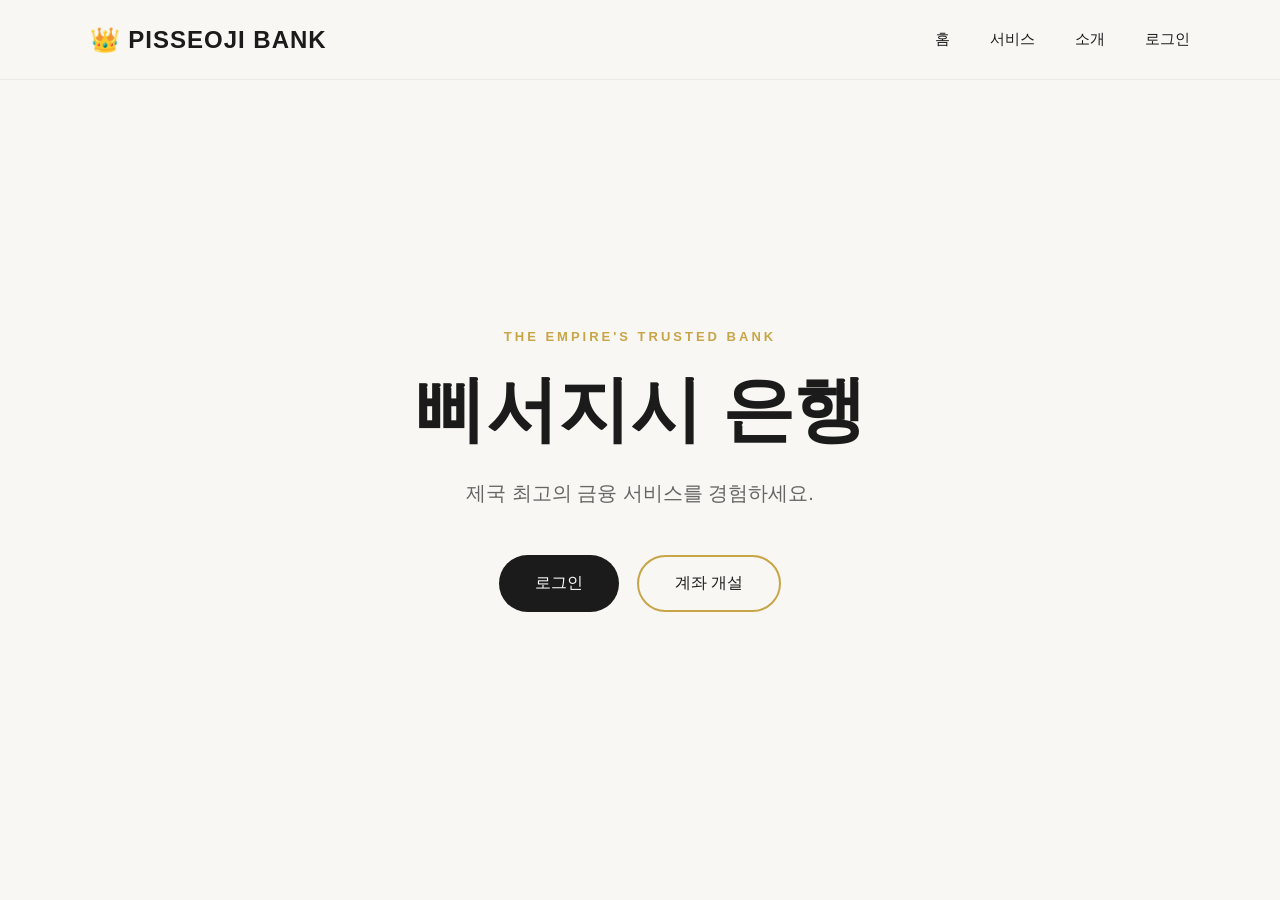
<file: index.html>
<!DOCTYPE html>
<html lang="ko">
<head>
    <meta charset="UTF-8">
    <meta name="viewport" content="width=device-width, initial-scale=1.0">
    <title>삐서지시 은행 | PISSEOJI BANK</title>

    <link rel="stylesheet" href="style.css">
</head>

<body>

<header>
    <div class="logo">
        👑 PISSEOJI BANK
    </div>

    <nav>
        <a href="#">홈</a>
        <a href="#">서비스</a>
        <a href="#">소개</a>
        <a href="#">로그인</a>
    </nav>
</header>

<main>

<section class="hero">

    <span class="badge">
        THE EMPIRE'S TRUSTED BANK
    </span>

    <h1>
        삐서지시 은행
    </h1>

    <p>
        제국 최고의 금융 서비스를 경험하세요.
    </p>

    <div class="buttons">

       <button onclick="location.href='login.html'">
    로그인
</button>

        <button class="outline" onclick="location.href='login.html'">
    계좌 개설
</button>

    </div>

</section>

</main>

</body>
</html>
</file>
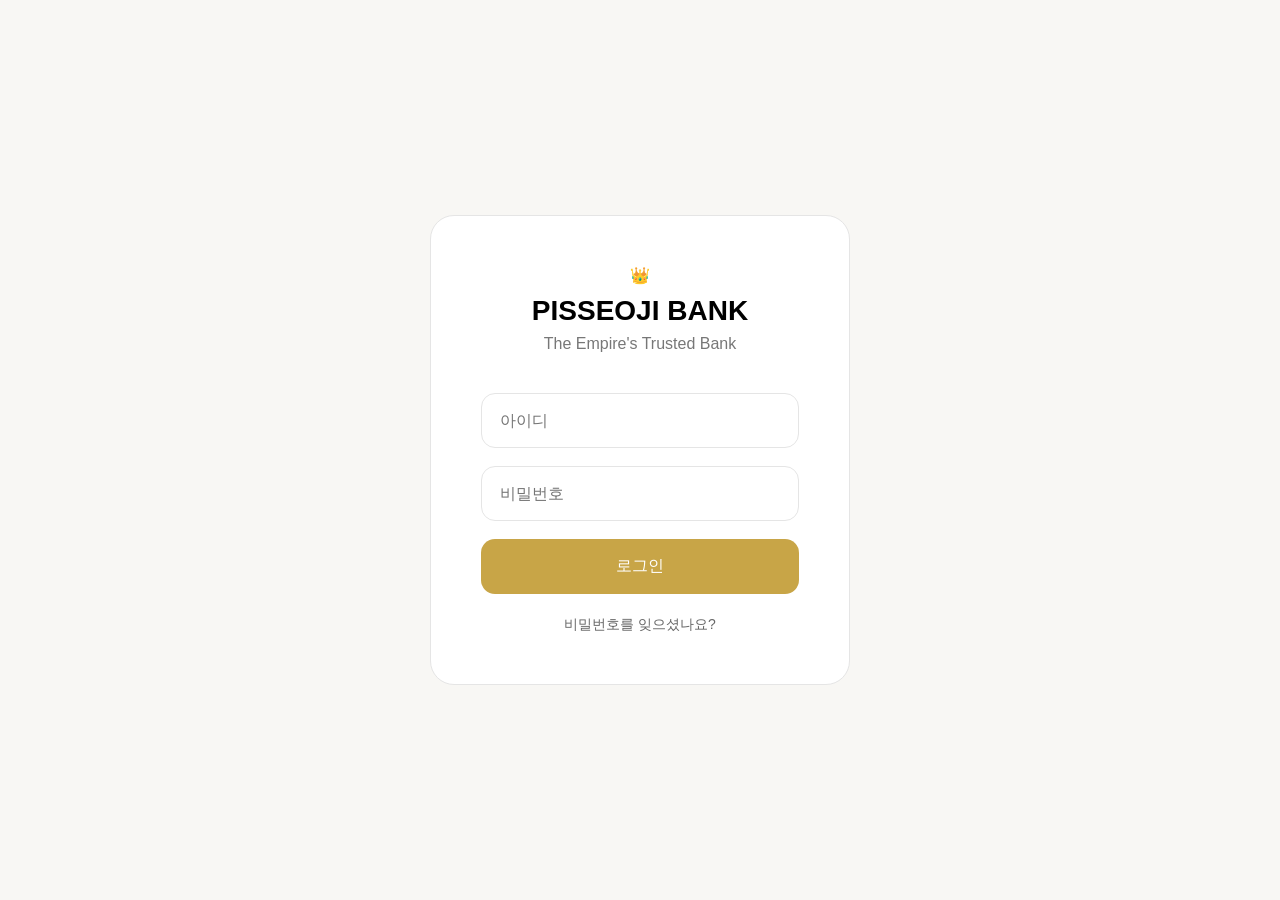
<file: login.html>
<!DOCTYPE html>
<html lang="ko">
<head>
    <meta charset="UTF-8">
    <meta name="viewport" content="width=device-width, initial-scale=1.0">
    <title>로그인 | PISSEOJI BANK</title>

    <link rel="stylesheet" href="login.css">
    <script src="login.js" defer></script>
</head>

<body>

<div class="login-container">

    <div class="logo">
        👑
        <h1>PISSEOJI BANK</h1>
        <p>The Empire's Trusted Bank</p>
    </div>

    <form>

        <input
            type="text"
            placeholder="아이디"
        >

        <input
            type="password"
            placeholder="비밀번호"
        >

        <button type="submit">
            로그인
        </button>

    </form>

    <a href="#">
        비밀번호를 잊으셨나요?
    </a>

</div>

</body>
</html>
</file>
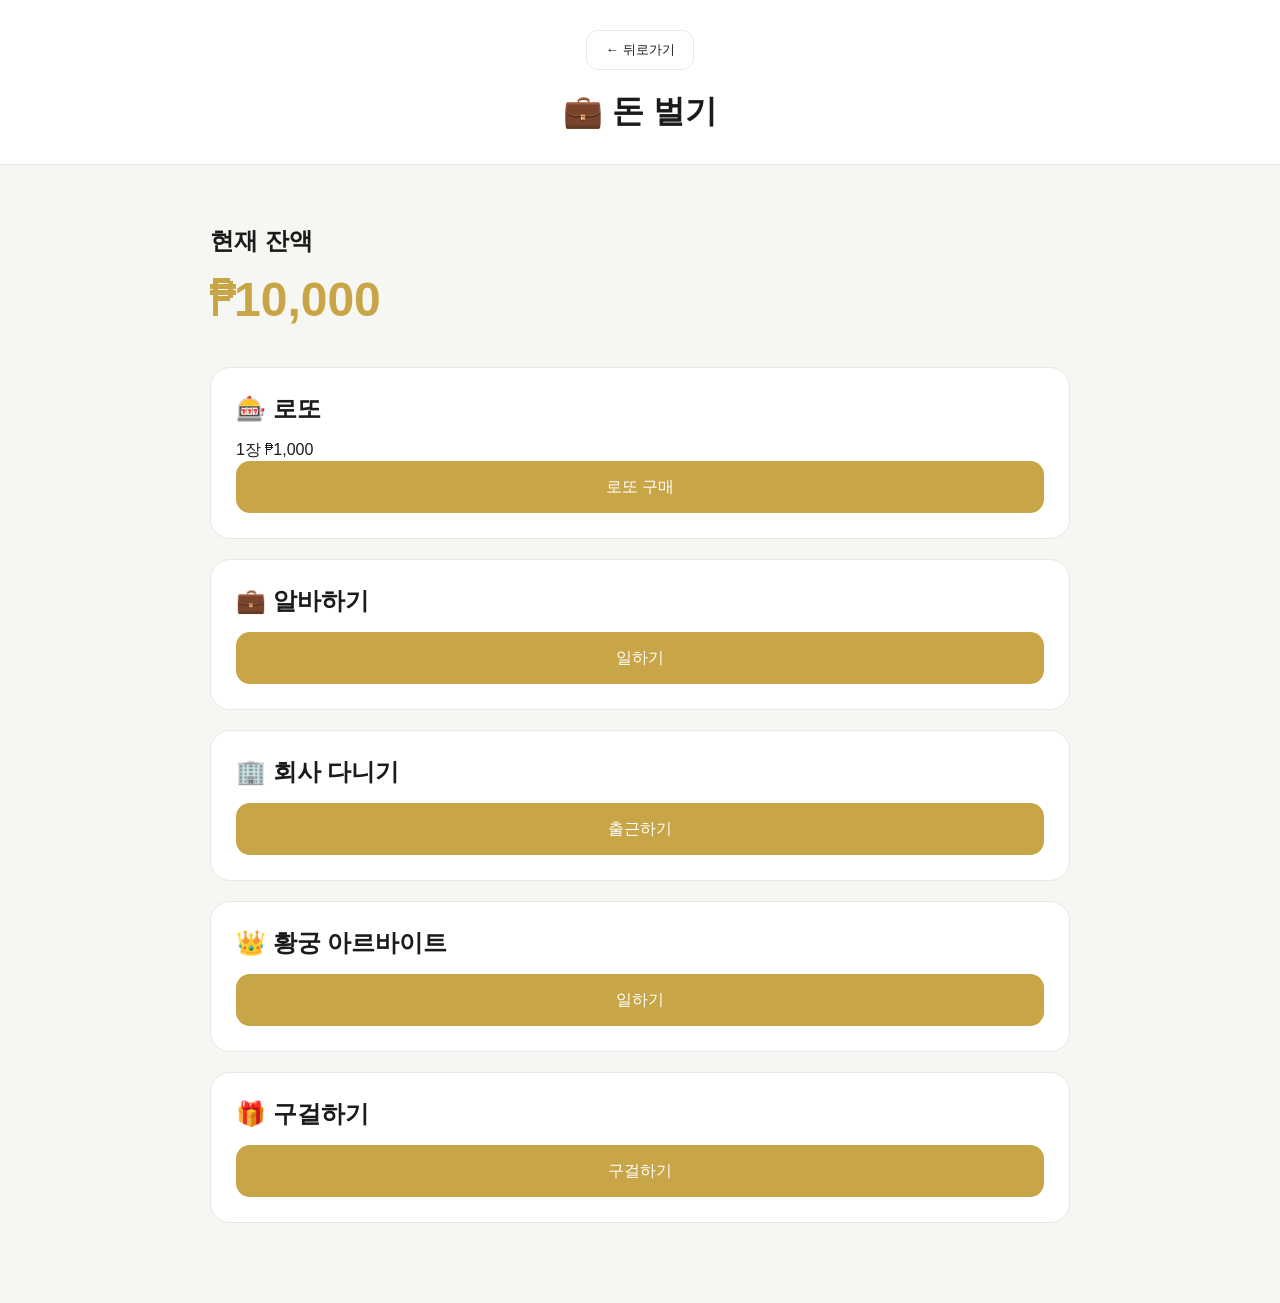
<file: money.html>
<!DOCTYPE html>
<html lang="ko">
<head>
    <meta charset="UTF-8">
    <meta name="viewport" content="width=device-width, initial-scale=1.0">
    <title>돈 벌기 | PISSEOJI BANK</title>

    <link rel="stylesheet" href="money.css">
    <script src="money.js" defer></script>
</head>

<body>

<header>
    <button onclick="location.href='dashboard.html'" class="back-button">
        ← 뒤로가기
    </button>

    <h1>💼 돈 벌기</h1>
</header>

<main>

    <h2>현재 잔액</h2>

    <h3 id="balance">10,000</h3>
    <div class="job">

    <h2>🎰 로또</h2>

    <p>1장 ₱1,000</p>

    <button id="lotto">
        로또 구매
    </button>

</div>

    <div class="job">
        <h2>💼 알바하기</h2>
        <button id="parttime">일하기</button>
    </div>

    <div class="job">
        <h2>🏢 회사 다니기</h2>
        <button id="company">출근하기</button>
    </div>

    <div class="job">
        <h2>👑 황궁 아르바이트</h2>
        <button id="royal">일하기</button>
    </div>

    <div class="job">
        <h2>🎁 구걸하기</h2>
        <button id="beg">구걸하기</button>
    </div>

</main>

</body>
</html>
</file>
<file: style.css>
*{
    margin:0;
    padding:0;
    box-sizing:border-box;
}

html{
    scroll-behavior:smooth;
}

body{
    font-family:-apple-system,BlinkMacSystemFont,"Segoe UI",Pretendard,sans-serif;
    background:#f8f7f4;
    color:#1b1b1b;
}

header{
    position:fixed;
    top:0;
    left:0;
    width:100%;
    height:80px;
    background:rgba(248,247,244,.92);
    backdrop-filter:blur(14px);
    display:flex;
    justify-content:space-between;
    align-items:center;
    padding:0 7%;
    border-bottom:1px solid rgba(0,0,0,.05);
}

.logo{
    font-size:24px;
    font-weight:700;
    letter-spacing:1px;
}

nav{
    display:flex;
    gap:40px;
}

nav a{
    color:#1b1b1b;
    text-decoration:none;
    font-size:15px;
    transition:.25s;
}

nav a:hover{
    color:#c8a547;
}

main{
    width:100%;
}

.hero{
    min-height:100vh;
    display:flex;
    flex-direction:column;
    justify-content:center;
    align-items:center;
    text-align:center;
    padding:120px 20px 80px;
}

.badge{
    color:#c8a547;
    font-size:13px;
    letter-spacing:3px;
    font-weight:700;
    margin-bottom:18px;
}

.hero h1{
    font-size:72px;
    font-weight:800;
    margin-bottom:18px;
}

.hero p{
    font-size:20px;
    color:#666;
    margin-bottom:45px;
    max-width:600px;
    line-height:1.7;
}

.buttons{
    display:flex;
    gap:18px;
}

button{
    border:none;
    cursor:pointer;
    padding:16px 36px;
    border-radius:999px;
    background:#1b1b1b;
    color:white;
    font-size:16px;
    transition:.25s;
}

button:hover{
    transform:translateY(-2px);
}

.outline{
    background:transparent;
    color:#1b1b1b;
    border:2px solid #c8a547;
}

.outline:hover{
    background:#c8a547;
    color:white;
}

@media(max-width:768px){

nav{
    display:none;
}

.hero h1{
    font-size:44px;
}

.hero p{
    font-size:17px;
}

.buttons{
    flex-direction:column;
    width:100%;
    max-width:300px;
}

button{
    width:100%;
}

}
</file>
<file: login.css>
*{
    margin:0;
    padding:0;
    box-sizing:border-box;
}

:root{
    --bg:#f8f7f4;
    --text:#1b1b1b;
    --gold:#c8a547;
    --border:#e5e5e5;
}

body{
    font-family:-apple-system,BlinkMacSystemFont,"Segoe UI",Pretendard,sans-serif;
    background:var(--bg);
    display:flex;
    justify-content:center;
    align-items:center;
    min-height:100vh;
}

.login-container{
    width:420px;
    background:white;
    padding:50px;
    border-radius:24px;
    border:1px solid var(--border);
    text-align:center;
}

.logo{
    margin-bottom:40px;
}

.logo h1{
    margin-top:10px;
    font-size:28px;
}

.logo p{
    margin-top:8px;
    color:#777;
}

form{
    display:flex;
    flex-direction:column;
    gap:18px;
}

input{
    height:55px;
    border:1px solid var(--border);
    border-radius:14px;
    padding:0 18px;
    font-size:16px;
}

input:focus{
    outline:none;
    border-color:var(--gold);
}

button{
    height:55px;
    border:none;
    border-radius:14px;
    background:var(--gold);
    color:white;
    font-size:16px;
    cursor:pointer;
    transition:.2s;
}

button:hover{
    opacity:.9;
}

a{
    display:block;
    margin-top:22px;
    color:#666;
    text-decoration:none;
    font-size:14px;
}
</file>
<file: money.css>
*{
    margin:0;
    padding:0;
    box-sizing:border-box;
}

:root{
    --bg:#f6f6f3;
    --card:#ffffff;
    --gold:#c8a547;
    --border:#e7e7e7;
    --text:#1b1b1b;
}

body{
    font-family:-apple-system,BlinkMacSystemFont,"Segoe UI",Pretendard,sans-serif;
    background:var(--bg);
    color:var(--text);
}

header{
    background:#fff;
    padding:30px;
    text-align:center;
    border-bottom:1px solid var(--border);
}

main{
    max-width:900px;
    margin:40px auto;
    padding:20px;
}

#balance{
    font-size:48px;
    color:var(--gold);
    margin:15px 0 40px;
}

.job{
    background:var(--card);
    border:1px solid var(--border);
    border-radius:20px;
    padding:25px;
    margin-bottom:20px;
}

.job h2{
    margin-bottom:15px;
}

.job button{
    width:100%;
    height:52px;
    border:none;
    border-radius:14px;
    background:var(--gold);
    color:white;
    font-size:16px;
    cursor:pointer;
    transition:.2s;
}

.job button:hover{
    transform:translateY(-2px);
}
.back-button{
    background:#ffffff;
    color:#1b1b1b;
    border:1px solid var(--border);
    border-radius:12px;
    padding:10px 18px;
    cursor:pointer;
    margin-bottom:20px;
    transition:.2s;
}

.back-button:hover{
    border-color:var(--gold);
}
</file>
